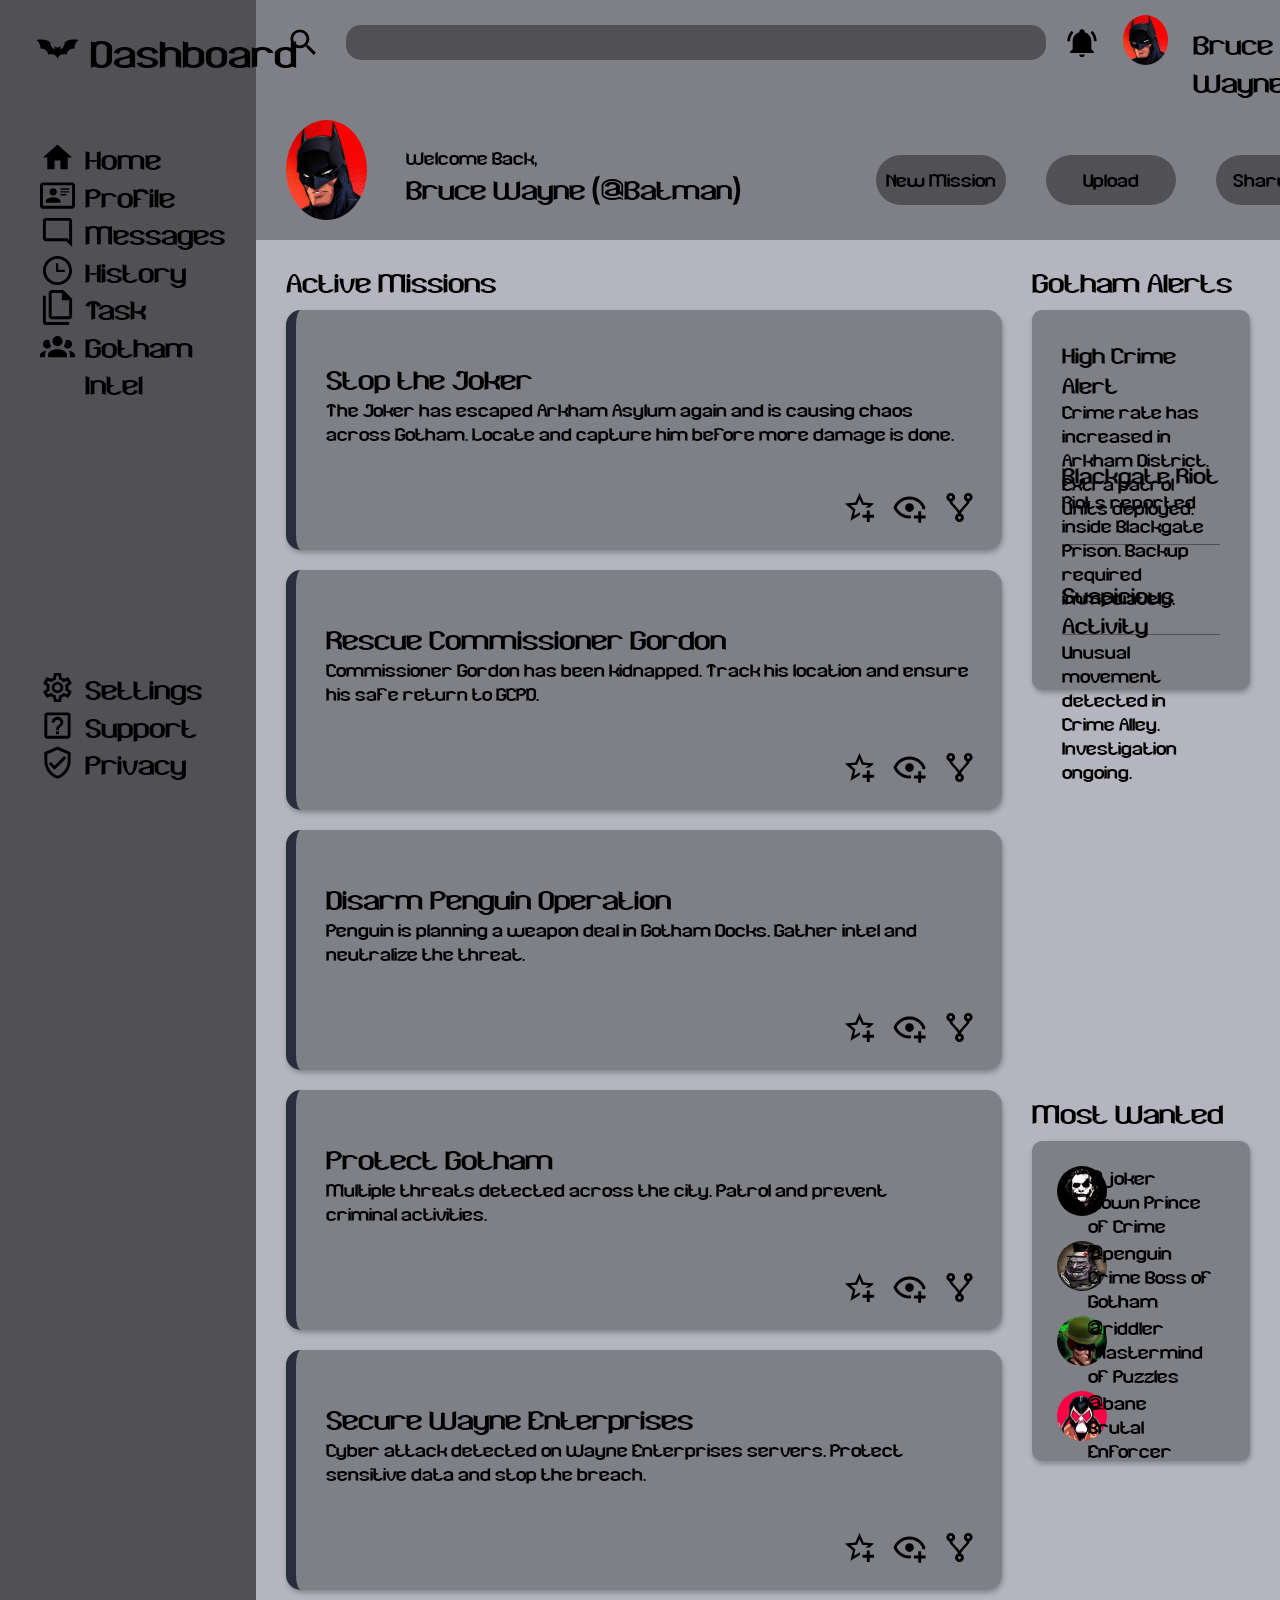
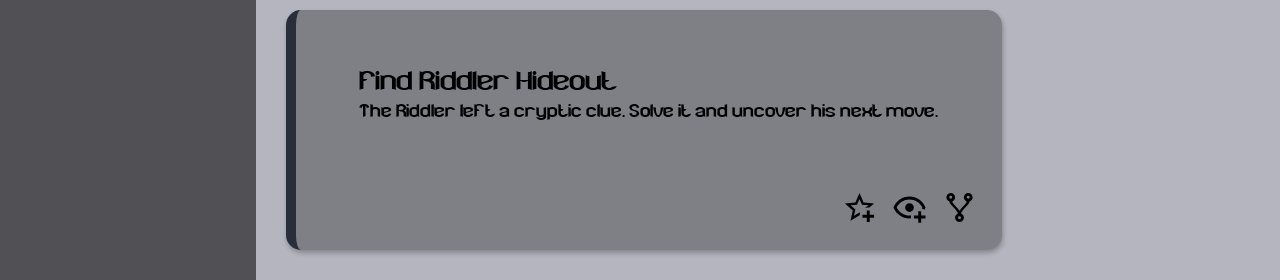
<file: index.html>
<!DOCTYPE html>
<html lang="en">
<head>
    <meta charset="UTF-8">
    <meta name="viewport" content="width=device-width, initial-scale=1.0">
    <title>Admin Dashboard</title>
    <link rel="stylesheet" href="style.css">
</head>
<body>
    <div class="container">
        <div class="header">
           
            <div class="search">
                <form action="#">
                    <label for="search"><img src="./Svg/magnify.svg" alt="magnify_glass">  </label>
                    <input type="text" id="search" name="search">
                </form></div>
            <div class="info"> 
                <div class="img1">
                    <img src="./Svg/bell-ring.svg" alt="bell">
                </div>
                <div class="img2">
                    <img src="./pic/batmanpic.jpeg" alt="batman">
                </div> Bruce Wayne</div>
            <div class="greetings">
                <div class="profile">
                    <img src="./pic/batmanpic.jpeg" alt="batman">
                </div>
                <div class="txt1">
                    Welcome Back,
                </div>
                <div class="txt2">
                    Bruce Wayne (@Batman)
                </div>
            </div>
            <div class="buttons">
                <button>New Mission </button>
                <button>Upload</button>
                <button>Share Intel</button>
            </div>
        </div>
        <div class="logo_container">
             <div class="logo"><img src="./Svg/bat.svg" alt="Bat"> Dashboard </div>
        </div>
        <div class="dashboard">
           
            <div class="nav1">
                <ul>
                    <li><img src="./Svg/home.svg" alt="Home_logo" > <a  href="#">Home</a></li>
                    <li><img src="./Svg/card-account-details-outline.svg" alt="profile_logo"><a href="#">Profile</a></li>
                    <li><img src="./Svg/message-reply-outline.svg" alt="Message_logo"><a href="#">Messages</a></li>
                    <li><img src="./Svg/clock-time-three-outline.svg" alt="Clock_logo"><a href="#">History</a></li>
                    <li><img src="./Svg/file-multiple-outline.svg" alt="File_logo"><a href="#">Task</a></li>
                    <li><img src="./Svg/account-group.svg" alt="group_People_logo"><a href="#">Gotham Intel</a></li>
                </ul>
            </div>

            <div class="nav2">
                <ul>
                    <li><img src="./Svg/cog-outline.svg" alt="Cog_logo"><a href="#">Settings</a></li>
                    <li><img src="./Svg/help-box-outline.svg" alt="help_logo"><a href="#">Support</a></li>
                    <li><img src="./Svg/shield-check-outline.svg" alt="Shield_logo"><a href="#">Privacy</a></li>  
                  </ul>
            </div>
        </div>
        <div class="main">
            <div class="project">
                <div class="project_header">Active Missions</div>
                    <div class="project_list">
                         <div class="project_card">
                            <div class="project_txt">
                                <div class="project_title">
                                    Stop the Joker
                                </div>
                                <p>
                                    The Joker has escaped Arkham Asylum again and is causing chaos across Gotham. Locate and capture him before more damage is done.
                                </p>
                            </div>
                     <div class="project_logo">
                        <a href="#"><img src="./Svg/star-plus-outline.svg" alt="Star_logo"></a>  
                        <a href="#"><img src="./Svg/eye-plus-outline.svg" alt="Eye_logo"></a>
                        <a href="#"><img src="./Svg/source-fork.svg" alt="Source-fork_logo"></a> 
                    </div>
                </div>
                <div class="project_card">
                        <div class="project_txt">
                            <div class="project_title">
                                Rescue Commissioner Gordon
                            </div>
                            <p>
                                Commissioner Gordon has been kidnapped. Track his location and ensure his safe return to GCPD.
                            </p>
                        </div>
                     <div class="project_logo">
                        <a href="#"><img src="./Svg/star-plus-outline.svg" alt="Star_logo"></a>  
                        <a href="#"><img src="./Svg/eye-plus-outline.svg" alt="Eye_logo"></a>
                        <a href="#"><img src="./Svg/source-fork.svg" alt="Source-fork_logo"></a> 
                    </div>
                </div>
                <div class="project_card">
                    <div class="project_txt">
                        <div class="project_title">
                            Disarm Penguin Operation
                        </div>
                        <p>
                            Penguin is planning a weapon deal in Gotham Docks. Gather intel and neutralize the threat.
                        </p>
                    </div>    
                    <div class="project_logo">
                        <a href="#"><img src="./Svg/star-plus-outline.svg" alt="Star_logo"></a>  
                        <a href="#"><img src="./Svg/eye-plus-outline.svg" alt="Eye_logo"></a>
                        <a href="#"><img src="./Svg/source-fork.svg" alt="Source-fork_logo"></a> 
                    </div>
                </div>
                <div class="project_card">
                    <div class="project_txt">
                            <div class="project_title">
                                Protect Gotham
                            </div>
                            <p>
                                Multiple threats detected across the city. Patrol and prevent criminal activities.
                            </p>
                    </div>
                     <div class="project_logo">
                        <a href="#"><img src="./Svg/star-plus-outline.svg" alt="Star_logo"></a>  
                        <a href="#"><img src="./Svg/eye-plus-outline.svg" alt="Eye_logo"></a>
                        <a href="#"><img src="./Svg/source-fork.svg" alt="Source-fork_logo"></a> 
                    </div>
                </div>
                <div class="project_card">
                    <div class="project_txt">
                            <div class="project_title">
                                Secure Wayne Enterprises
                            </div>
                            <p>
                                Cyber attack detected on Wayne Enterprises servers. Protect sensitive data and stop the breach.
                            </p>
                    </div>
                     <div class="project_logo">
                        <a href="#"><img src="./Svg/star-plus-outline.svg" alt="Star_logo"></a>  
                        <a href="#"><img src="./Svg/eye-plus-outline.svg" alt="Eye_logo"></a>
                        <a href="#"><img src="./Svg/source-fork.svg" alt="Source-fork_logo"></a> 
                    </div>
                </div>
                <div class="project_card">
                    <div class="project_txt">
                            <div class="project_title">
                                Find Riddler Hideout
                            </div>
                            <p>
                                The Riddler left a cryptic clue. Solve it and uncover his next move.
                            </p>
                    </div>
                     <div class="project_logo">
                        <a href="#"><img src="./Svg/star-plus-outline.svg" alt="Star_logo"></a>  
                        <a href="#"><img src="./Svg/eye-plus-outline.svg" alt="Eye_logo"></a>
                        <a href="#"><img src="./Svg/source-fork.svg" alt="Source-fork_logo"></a> 
                    </div>
                    </div>
                </div>
             </div>
            <div class="announcement">
                 <div class="announcement_header">Gotham Alerts</div> 
                 <div class="announcement_body"> 
                    <div class="announcement_part">
                        <p class="announcement_subhead">High Crime Alert</p>
                        <p class="announcement_text">Crime rate has increased in Arkham District. Extra patrol units deployed.</p>
                       <br>
                        <hr>
                    </div>
                    <div class="announcement_part">
                        <p class="announcement_subhead">Blackgate Riot</p>
                        <p class="announcement_text">Riots reported inside Blackgate Prison. Backup required immediately.</p>
                        <br>
                        <hr>
                    </div>
                    <div class="announcement_part">
                        <p class="announcement_subhead">Suspicious Activity</p>
                        <p class="announcement_text">Unusual movement detected in Crime Alley. Investigation ongoing.</p>
                    </div>
                </div>
            </div>
            <div class="trending">
                <div class="trending_header">Most Wanted</div>
                <div class="trending_body"> 
                    <div class="trending_part">
                        <img src="./pic/joker.png" alt="Joker">
                        <p>
                        @joker
                        <br>
                            Clown Prince of Crime
                        </p>
                    
                    </div>
                    <div class="trending_part">
                        <img src="./pic/penguin.jpg" alt="Penguin">
                        <p>
                            @penguin
                        <br>
                        
                            Crime Boss of Gotham
                        </p>
                    </div>
                    <div class="trending_part">
                        <img src="./pic/riddler.jpg" alt="riddle">
                        <p>
                            @riddler
                        <br>
                            Mastermind of Puzzles
                        </p>
                    </div>
                    <div class="trending_part">
                        <img src="./pic/bane.png" alt="Bane">
                        <p>
                            @bane
                        <br>
                            Brutal Enforcer
                        </p>
                    </div>
                </div>
            </div>
        </div>
    </div>
</body>
</html>
</file>
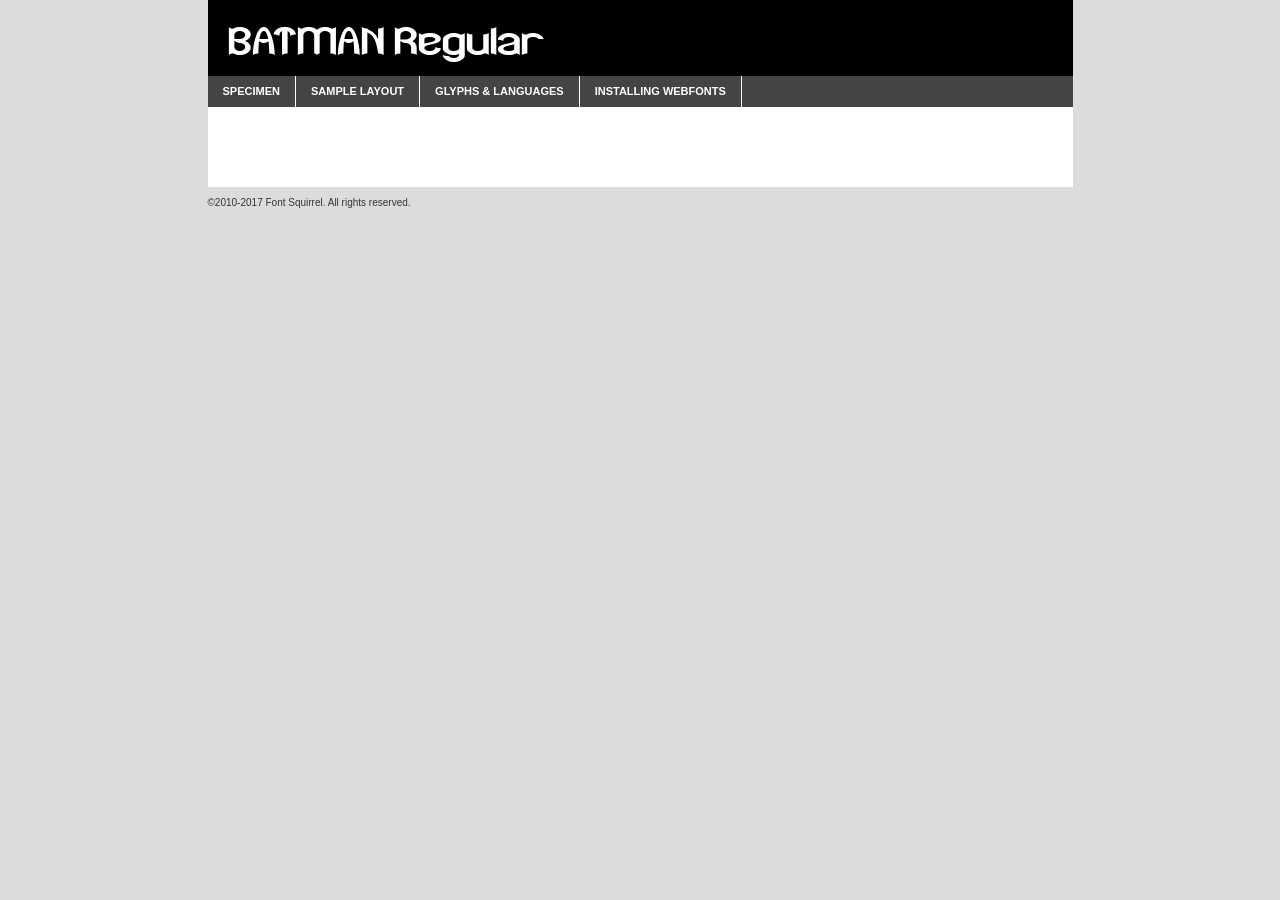
<file: fonts/batman-demo.html>
<!DOCTYPE html PUBLIC "-//W3C//DTD XHTML 1.0 Transitional//EN"
        "http://www.w3.org/TR/xhtml1/DTD/xhtml1-transitional.dtd">

<html xmlns="http://www.w3.org/1999/xhtml" xml:lang="en" lang="en">
<head>
    <meta http-equiv="Content-Type" content="text/html; charset=utf-8"/>
    <script src="http://ajax.googleapis.com/ajax/libs/jquery/1.7.2/jquery.min.js" type="text/javascript" charset="utf-8"></script>
    <script type="text/javascript">
		(function($) {
			$.fn.easyTabs = function(option) {
				var param = jQuery.extend({ fadeSpeed: 'fast', defaultContent: 1, activeClass: 'active' }, option);
				$(this).each(function() {
					var thisId = '#' + this.id;
					if ( param.defaultContent == '' )
					{
						param.defaultContent = 1;
					}
					if ( typeof param.defaultContent == 'number' )
					{
						var defaultTab = $(thisId + ' .tabs li:eq(' + (param.defaultContent - 1) + ') a').attr('href').substr(1);
					}
					else
					{
						var defaultTab = param.defaultContent;
					}
					$(thisId + ' .tabs li a').each(function() {
						var tabToHide = $(this).attr('href').substr(1);
						$('#' + tabToHide).addClass('easytabs-tab-content');
					});
					hideAll();
					changeContent(defaultTab);

					function hideAll() {$(thisId + ' .easytabs-tab-content').hide();}

					function changeContent(tabId)
					{
						hideAll();
						$(thisId + ' .tabs li').removeClass(param.activeClass);
						$(thisId + ' .tabs li a[href=#' + tabId + ']').closest('li').addClass(param.activeClass);
						if ( param.fadeSpeed != 'none' )
						{
							$(thisId + ' #' + tabId).fadeIn(param.fadeSpeed);
						}
						else
						{
							$(thisId + ' #' + tabId).show();
						}
					}

					$(thisId + ' .tabs li').click(function() {
						var tabId = $(this).find('a').attr('href').substr(1);
						changeContent(tabId);
						return false;
					});
				});
			}
		})(jQuery);
    </script>
    <link rel="stylesheet" href="specimen_files/specimen_stylesheet.css" type="text/css" charset="utf-8"/>
    <link rel="stylesheet" href="stylesheet.css" type="text/css" charset="utf-8"/>

    <style type="text/css">
        		body {
			font-family: 'batmanregular';
        		}

            </style>

    <title>BATMAN Regular Specimen</title>


    <script type="text/javascript" charset="utf-8">
		$(document).ready(function() {
			$('#container').easyTabs({ defaultContent: 1 });
		});
    </script>
</head>

<body>
<div id="container">
    <div id="header">
		BATMAN Regular    </div>
    <ul class="tabs">
        <li><a href="#specimen">Specimen</a></li>
        <li><a href="#layout">Sample Layout</a></li>
                <li><a href="#glyphs">Glyphs &amp; Languages</a></li>
        <li><a href="#installing">Installing Webfonts</a></li>

    </ul>

    <div id="main_content">


        <div id="specimen">

            <div class="section">
                <div class="grid12 firstcol">
                    <div class="huge">AaBb</div>
                </div>
            </div>

            <div class="section">
                <div class="glyph_range">A&#x200B;B&#x200b;C&#x200b;D&#x200b;E&#x200b;F&#x200b;G&#x200b;H&#x200b;I&#x200b;J&#x200b;K&#x200b;L&#x200b;M&#x200b;N&#x200b;O&#x200b;P&#x200b;Q&#x200b;R&#x200b;S&#x200b;T&#x200b;U&#x200b;V&#x200b;W&#x200b;X&#x200b;Y&#x200b;Z&#x200b;a&#x200b;b&#x200b;c&#x200b;d&#x200b;e&#x200b;f&#x200b;g&#x200b;h&#x200b;i&#x200b;j&#x200b;k&#x200b;l&#x200b;m&#x200b;n&#x200b;o&#x200b;p&#x200b;q&#x200b;r&#x200b;s&#x200b;t&#x200b;u&#x200b;v&#x200b;w&#x200b;x&#x200b;y&#x200b;z&#x200b;1&#x200b;2&#x200b;3&#x200b;4&#x200b;5&#x200b;6&#x200b;7&#x200b;8&#x200b;9&#x200b;0&#x200b;&amp;&#x200b;.&#x200b;,&#x200b;?&#x200b;!&#x200b;&#64;&#x200b;(&#x200b;)&#x200b;#&#x200b;$&#x200b;%&#x200b;*&#x200b;+&#x200b;-&#x200b;=&#x200b;:&#x200b;;</div>
            </div>
            <div class="section">
                <div class="grid12 firstcol">
                    <table class="sample_table">
                        <tr>
                            <td>10</td>
                            <td class="size10">abcdefghijklmnopqrstuvwxyzABCDEFGHIJKLMNOPQRSTUVWXYZ0123456789abcdefghijklmnopqrstuvwxyzABCDEFGHIJKLMNOPQRSTUVWXYZ0123456789abcdefghijklmnopqrstuvwxyzABCDEFGHIJKLMNOPQRSTUVWXYZ</td>
                        </tr>
                        <tr>
                            <td>11</td>
                            <td class="size11">abcdefghijklmnopqrstuvwxyzABCDEFGHIJKLMNOPQRSTUVWXYZ0123456789abcdefghijklmnopqrstuvwxyzABCDEFGHIJKLMNOPQRSTUVWXYZ0123456789abcdefghijklmnopqrstuvwxyzABCDEFGHIJKLMNOPQRSTUVWXYZ</td>
                        </tr>
                        <tr>
                            <td>12</td>
                            <td class="size12">abcdefghijklmnopqrstuvwxyzABCDEFGHIJKLMNOPQRSTUVWXYZ0123456789abcdefghijklmnopqrstuvwxyzABCDEFGHIJKLMNOPQRSTUVWXYZ0123456789abcdefghijklmnopqrstuvwxyzABCDEFGHIJKLMNOPQRSTUVWXYZ</td>
                        </tr>
                        <tr>
                            <td>13</td>
                            <td class="size13">abcdefghijklmnopqrstuvwxyzABCDEFGHIJKLMNOPQRSTUVWXYZ0123456789abcdefghijklmnopqrstuvwxyzABCDEFGHIJKLMNOPQRSTUVWXYZ0123456789abcdefghijklmnopqrstuvwxyzABCDEFGHIJKLMNOPQRSTUVWXYZ</td>
                        </tr>
                        <tr>
                            <td>14</td>
                            <td class="size14">abcdefghijklmnopqrstuvwxyzABCDEFGHIJKLMNOPQRSTUVWXYZ0123456789abcdefghijklmnopqrstuvwxyzABCDEFGHIJKLMNOPQRSTUVWXYZ0123456789abcdefghijklmnopqrstuvwxyzABCDEFGHIJKLMNOPQRSTUVWXYZ</td>
                        </tr>
                        <tr>
                            <td>16</td>
                            <td class="size16">abcdefghijklmnopqrstuvwxyzABCDEFGHIJKLMNOPQRSTUVWXYZ0123456789abcdefghijklmnopqrstuvwxyzABCDEFGHIJKLMNOPQRSTUVWXYZ</td>
                        </tr>
                        <tr>
                            <td>18</td>
                            <td class="size18">abcdefghijklmnopqrstuvwxyzABCDEFGHIJKLMNOPQRSTUVWXYZ0123456789abcdefghijklmnopqrstuvwxyzABCDEFGHIJKLMNOPQRSTUVWXYZ</td>
                        </tr>
                        <tr>
                            <td>20</td>
                            <td class="size20">abcdefghijklmnopqrstuvwxyzABCDEFGHIJKLMNOPQRSTUVWXYZ0123456789abcdefghijklmnopqrstuvwxyzABCDEFGHIJKLMNOPQRSTUVWXYZ</td>
                        </tr>
                        <tr>
                            <td>24</td>
                            <td class="size24">abcdefghijklmnopqrstuvwxyzABCDEFGHIJKLMNOPQRSTUVWXYZ0123456789abcdefghijklmnopqrstuvwxyzABCDEFGHIJKLMNOPQRSTUVWXYZ</td>
                        </tr>
                        <tr>
                            <td>30</td>
                            <td class="size30">abcdefghijklmnopqrstuvwxyzABCDEFGHIJKLMNOPQRSTUVWXYZ0123456789abcdefghijklmnopqrstuvwxyzABCDEFGHIJKLMNOPQRSTUVWXYZ</td>
                        </tr>
                        <tr>
                            <td>36</td>
                            <td class="size36">abcdefghijklmnopqrstuvwxyzABCDEFGHIJKLMNOPQRSTUVWXYZ0123456789abcdefghijklmnopqrstuvwxyzABCDEFGHIJKLMNOPQRSTUVWXYZ</td>
                        </tr>
                        <tr>
                            <td>48</td>
                            <td class="size48">abcdefghijklmnopqrstuvwxyzABCDEFGHIJKLMNOPQRSTUVWXYZ0123456789abcdefghijklmnopqrstuvwxyzABCDEFGHIJKLMNOPQRSTUVWXYZ</td>
                        </tr>
                        <tr>
                            <td>60</td>
                            <td class="size60">abcdefghijklmnopqrstuvwxyzABCDEFGHIJKLMNOPQRSTUVWXYZ0123456789abcdefghijklmnopqrstuvwxyzABCDEFGHIJKLMNOPQRSTUVWXYZ</td>
                        </tr>
                        <tr>
                            <td>72</td>
                            <td class="size72">abcdefghijklmnopqrstuvwxyzABCDEFGHIJKLMNOPQRSTUVWXYZ0123456789abcdefghijklmnopqrstuvwxyzABCDEFGHIJKLMNOPQRSTUVWXYZ</td>
                        </tr>
                        <tr>
                            <td>90</td>
                            <td class="size90">abcdefghijklmnopqrstuvwxyzABCDEFGHIJKLMNOPQRSTUVWXYZ0123456789abcdefghijklmnopqrstuvwxyzABCDEFGHIJKLMNOPQRSTUVWXYZ</td>
                        </tr>
                    </table>

                </div>

            </div>


            <div class="section" id="bodycomparison">


                <div id="xheight">
                    <div class="fontbody">&#x25FC;&#x25FC;&#x25FC;&#x25FC;&#x25FC;&#x25FC;&#x25FC;&#x25FC;&#x25FC;&#x25FC;&#x25FC;&#x25FC;&#x25FC;&#x25FC;&#x25FC;&#x25FC;&#x25FC;&#x25FC;&#x25FC;&#x25FC;&#x25FC;&#x25FC;&#x25FC;&#x25FC;&#x25FC;&#x25FC;&#x25FC;&#x25FC;&#x25FC;&#x25FC;&#x25FC;&#x25FC;&#x25FC;&#x25FC;&#x25FC;&#x25FC;&#x25FC;&#x25FC;&#x25FC;&#x25FC;&#x25FC;&#x25FC;&#x25FC;&#x25FC;&#x25FC;&#x25FC;&#x25FC;&#x25FC;&#x25FC;&#x25FC;&#x25FC;&#x25FC;&#x25FC;&#x25FC;&#x25FC;&#x25FC;&#x25FC;&#x25FC;&#x25FC;&#x25FC;&#x25FC;&#x25FC;&#x25FC;&#x25FC;&#x25FC;&#x25FC;&#x25FC;&#x25FC;&#x25FC;&#x25FC;&#x25FC;&#x25FC;&#x25FC;&#x25FC;&#x25FC;&#x25FC;&#x25FC;&#x25FC;&#x25FC;&#x25FC;&#x25FC;&#x25FC;&#x25FC;&#x25FC;&#x25FC;&#x25FC;&#x25FC;&#x25FC;&#x25FC;&#x25FC;&#x25FC;&#x25FC;&#x25FC;&#x25FC;&#x25FC;&#x25FC;&#x25FC;&#x25FC;&#x25FC;body</div>
                    <div class="arialbody">body</div>
                    <div class="verdanabody">body</div>
                    <div class="georgiabody">body</div>
                </div>
                <div class="fontbody" style="z-index:1">
                    body<span>BATMAN Regular</span>
                </div>
                <div class="arialbody" style="z-index:1">
                    body<span>Arial</span>
                </div>
                <div class="verdanabody" style="z-index:1">
                    body<span>Verdana</span>
                </div>
                <div class="georgiabody" style="z-index:1">
                    body<span>Georgia</span>
                </div>


            </div>


            <div class="section psample psample_row1" id="">

                <div class="grid2 firstcol">
                    <p class="size10"><span>10.</span>Aenean lacinia bibendum nulla sed consectetur. Fusce dapibus, tellus ac cursus commodo, tortor mauris condimentum nibh, ut fermentum massa justo sit amet risus. Nullam id dolor id nibh ultricies vehicula ut id elit. Cum sociis natoque penatibus et magnis dis parturient montes, nascetur ridiculus mus. Nulla vitae elit libero, a pharetra augue.</p>

                </div>
                <div class="grid3">
                    <p class="size11"><span>11.</span>Aenean lacinia bibendum nulla sed consectetur. Fusce dapibus, tellus ac cursus commodo, tortor mauris condimentum nibh, ut fermentum massa justo sit amet risus. Nullam id dolor id nibh ultricies vehicula ut id elit. Cum sociis natoque penatibus et magnis dis parturient montes, nascetur ridiculus mus. Nulla vitae elit libero, a pharetra augue.</p>

                </div>
                <div class="grid3">
                    <p class="size12"><span>12.</span>Aenean lacinia bibendum nulla sed consectetur. Fusce dapibus, tellus ac cursus commodo, tortor mauris condimentum nibh, ut fermentum massa justo sit amet risus. Nullam id dolor id nibh ultricies vehicula ut id elit. Cum sociis natoque penatibus et magnis dis parturient montes, nascetur ridiculus mus. Nulla vitae elit libero, a pharetra augue.</p>

                </div>
                <div class="grid4">
                    <p class="size13"><span>13.</span>Aenean lacinia bibendum nulla sed consectetur. Fusce dapibus, tellus ac cursus commodo, tortor mauris condimentum nibh, ut fermentum massa justo sit amet risus. Nullam id dolor id nibh ultricies vehicula ut id elit. Cum sociis natoque penatibus et magnis dis parturient montes, nascetur ridiculus mus. Nulla vitae elit libero, a pharetra augue.</p>

                </div>
                <div class="white_blend"></div>

            </div>
            <div class="section psample psample_row2" id="">
                <div class="grid3 firstcol">
                    <p class="size14"><span>14.</span>Aenean lacinia bibendum nulla sed consectetur. Fusce dapibus, tellus ac cursus commodo, tortor mauris condimentum nibh, ut fermentum massa justo sit amet risus. Nullam id dolor id nibh ultricies vehicula ut id elit. Cum sociis natoque penatibus et magnis dis parturient montes, nascetur ridiculus mus. Nulla vitae elit libero, a pharetra augue.</p>

                </div>
                <div class="grid4">
                    <p class="size16"><span>16.</span>Aenean lacinia bibendum nulla sed consectetur. Fusce dapibus, tellus ac cursus commodo, tortor mauris condimentum nibh, ut fermentum massa justo sit amet risus. Nullam id dolor id nibh ultricies vehicula ut id elit. Cum sociis natoque penatibus et magnis dis parturient montes, nascetur ridiculus mus. Nulla vitae elit libero, a pharetra augue.</p>

                </div>
                <div class="grid5">
                    <p class="size18"><span>18.</span>Aenean lacinia bibendum nulla sed consectetur. Fusce dapibus, tellus ac cursus commodo, tortor mauris condimentum nibh, ut fermentum massa justo sit amet risus. Nullam id dolor id nibh ultricies vehicula ut id elit. Cum sociis natoque penatibus et magnis dis parturient montes, nascetur ridiculus mus. Nulla vitae elit libero, a pharetra augue.</p>

                </div>

                <div class="white_blend"></div>

            </div>

            <div class="section psample psample_row3" id="">
                <div class="grid5 firstcol">
                    <p class="size20"><span>20.</span>Aenean lacinia bibendum nulla sed consectetur. Fusce dapibus, tellus ac cursus commodo, tortor mauris condimentum nibh, ut fermentum massa justo sit amet risus. Nullam id dolor id nibh ultricies vehicula ut id elit. Cum sociis natoque penatibus et magnis dis parturient montes, nascetur ridiculus mus. Nulla vitae elit libero, a pharetra augue.</p>
                </div>
                <div class="grid7">
                    <p class="size24"><span>24.</span>Aenean lacinia bibendum nulla sed consectetur. Fusce dapibus, tellus ac cursus commodo, tortor mauris condimentum nibh, ut fermentum massa justo sit amet risus. Nullam id dolor id nibh ultricies vehicula ut id elit. Cum sociis natoque penatibus et magnis dis parturient montes, nascetur ridiculus mus. Nulla vitae elit libero, a pharetra augue.</p>
                </div>

                <div class="white_blend"></div>

            </div>

            <div class="section psample psample_row4" id="">
                <div class="grid12 firstcol">
                    <p class="size30"><span>30.</span>Aenean lacinia bibendum nulla sed consectetur. Fusce dapibus, tellus ac cursus commodo, tortor mauris condimentum nibh, ut fermentum massa justo sit amet risus. Nullam id dolor id nibh ultricies vehicula ut id elit. Cum sociis natoque penatibus et magnis dis parturient montes, nascetur ridiculus mus. Nulla vitae elit libero, a pharetra augue.</p>
                </div>
                <div class="white_blend"></div>

            </div>


            <div class="section psample psample_row1 fullreverse">
                <div class="grid2 firstcol">
                    <p class="size10"><span>10.</span>Aenean lacinia bibendum nulla sed consectetur. Fusce dapibus, tellus ac cursus commodo, tortor mauris condimentum nibh, ut fermentum massa justo sit amet risus. Nullam id dolor id nibh ultricies vehicula ut id elit. Cum sociis natoque penatibus et magnis dis parturient montes, nascetur ridiculus mus. Nulla vitae elit libero, a pharetra augue.</p>

                </div>
                <div class="grid3">
                    <p class="size11"><span>11.</span>Aenean lacinia bibendum nulla sed consectetur. Fusce dapibus, tellus ac cursus commodo, tortor mauris condimentum nibh, ut fermentum massa justo sit amet risus. Nullam id dolor id nibh ultricies vehicula ut id elit. Cum sociis natoque penatibus et magnis dis parturient montes, nascetur ridiculus mus. Nulla vitae elit libero, a pharetra augue.</p>

                </div>
                <div class="grid3">
                    <p class="size12"><span>12.</span>Aenean lacinia bibendum nulla sed consectetur. Fusce dapibus, tellus ac cursus commodo, tortor mauris condimentum nibh, ut fermentum massa justo sit amet risus. Nullam id dolor id nibh ultricies vehicula ut id elit. Cum sociis natoque penatibus et magnis dis parturient montes, nascetur ridiculus mus. Nulla vitae elit libero, a pharetra augue.</p>

                </div>
                <div class="grid4">
                    <p class="size13"><span>13.</span>Aenean lacinia bibendum nulla sed consectetur. Fusce dapibus, tellus ac cursus commodo, tortor mauris condimentum nibh, ut fermentum massa justo sit amet risus. Nullam id dolor id nibh ultricies vehicula ut id elit. Cum sociis natoque penatibus et magnis dis parturient montes, nascetur ridiculus mus. Nulla vitae elit libero, a pharetra augue.</p>

                </div>
                <div class="black_blend"></div>

            </div>

            <div class="section psample psample_row2 fullreverse">
                <div class="grid3 firstcol">
                    <p class="size14"><span>14.</span>Aenean lacinia bibendum nulla sed consectetur. Fusce dapibus, tellus ac cursus commodo, tortor mauris condimentum nibh, ut fermentum massa justo sit amet risus. Nullam id dolor id nibh ultricies vehicula ut id elit. Cum sociis natoque penatibus et magnis dis parturient montes, nascetur ridiculus mus. Nulla vitae elit libero, a pharetra augue.</p>

                </div>
                <div class="grid4">
                    <p class="size16"><span>16.</span>Aenean lacinia bibendum nulla sed consectetur. Fusce dapibus, tellus ac cursus commodo, tortor mauris condimentum nibh, ut fermentum massa justo sit amet risus. Nullam id dolor id nibh ultricies vehicula ut id elit. Cum sociis natoque penatibus et magnis dis parturient montes, nascetur ridiculus mus. Nulla vitae elit libero, a pharetra augue.</p>

                </div>
                <div class="grid5">
                    <p class="size18"><span>18.</span>Aenean lacinia bibendum nulla sed consectetur. Fusce dapibus, tellus ac cursus commodo, tortor mauris condimentum nibh, ut fermentum massa justo sit amet risus. Nullam id dolor id nibh ultricies vehicula ut id elit. Cum sociis natoque penatibus et magnis dis parturient montes, nascetur ridiculus mus. Nulla vitae elit libero, a pharetra augue.</p>

                </div>
                <div class="black_blend"></div>

            </div>

            <div class="section psample fullreverse psample_row3" id="">
                <div class="grid5 firstcol">
                    <p class="size20"><span>20.</span>Aenean lacinia bibendum nulla sed consectetur. Fusce dapibus, tellus ac cursus commodo, tortor mauris condimentum nibh, ut fermentum massa justo sit amet risus. Nullam id dolor id nibh ultricies vehicula ut id elit. Cum sociis natoque penatibus et magnis dis parturient montes, nascetur ridiculus mus. Nulla vitae elit libero, a pharetra augue.</p>
                </div>
                <div class="grid7">
                    <p class="size24"><span>24.</span>Aenean lacinia bibendum nulla sed consectetur. Fusce dapibus, tellus ac cursus commodo, tortor mauris condimentum nibh, ut fermentum massa justo sit amet risus. Nullam id dolor id nibh ultricies vehicula ut id elit. Cum sociis natoque penatibus et magnis dis parturient montes, nascetur ridiculus mus. Nulla vitae elit libero, a pharetra augue.</p>
                </div>

                <div class="black_blend"></div>

            </div>

            <div class="section psample fullreverse psample_row4" id="" style="border-bottom: 20px #000 solid;">
                <div class="grid12 firstcol">
                    <p class="size30"><span>30.</span>Aenean lacinia bibendum nulla sed consectetur. Fusce dapibus, tellus ac cursus commodo, tortor mauris condimentum nibh, ut fermentum massa justo sit amet risus. Nullam id dolor id nibh ultricies vehicula ut id elit. Cum sociis natoque penatibus et magnis dis parturient montes, nascetur ridiculus mus. Nulla vitae elit libero, a pharetra augue.</p>
                </div>
                <div class="black_blend"></div>

            </div>


        </div>

        <div id="layout">

            <div class="section">

                <div class="grid12 firstcol">
                    <h1>Lorem Ipsum Dolor</h1>
                    <h2>Etiam porta sem malesuada magna mollis euismod</h2>

                    <p class="byline">By <a href="#link">Aenean Lacinia</a></p>
                </div>
            </div>
            <div class="section">
                <div class="grid8 firstcol">
                    <p class="large">Donec sed odio dui. Morbi leo risus, porta ac consectetur ac, vestibulum at eros. Fusce dapibus, tellus ac cursus commodo, tortor mauris condimentum nibh, ut fermentum massa justo sit amet risus. </p>


                    <h3>Pellentesque ornare sem</h3>

                    <p>Maecenas sed diam eget risus varius blandit sit amet non magna. Maecenas faucibus mollis interdum. Donec ullamcorper nulla non metus auctor fringilla. Nullam id dolor id nibh ultricies vehicula ut id elit. Nullam id dolor id nibh ultricies vehicula ut id elit. </p>

                    <p>Aenean eu leo quam. Pellentesque ornare sem lacinia quam venenatis vestibulum. Lorem ipsum dolor sit amet, consectetur adipiscing elit. Cum sociis natoque penatibus et magnis dis parturient montes, nascetur ridiculus mus. </p>

                    <p>Nulla vitae elit libero, a pharetra augue. Praesent commodo cursus magna, vel scelerisque nisl consectetur et. Aenean lacinia bibendum nulla sed consectetur. </p>

                    <p>Nullam quis risus eget urna mollis ornare vel eu leo. Nullam quis risus eget urna mollis ornare vel eu leo. Maecenas sed diam eget risus varius blandit sit amet non magna. Donec ullamcorper nulla non metus auctor fringilla. </p>

                    <h3>Cras mattis consectetur</h3>

                    <p>Aenean eu leo quam. Pellentesque ornare sem lacinia quam venenatis vestibulum. Aenean lacinia bibendum nulla sed consectetur. Integer posuere erat a ante venenatis dapibus posuere velit aliquet. Cras mattis consectetur purus sit amet fermentum. </p>

                    <p>Nullam id dolor id nibh ultricies vehicula ut id elit. Nullam quis risus eget urna mollis ornare vel eu leo. Cras mattis consectetur purus sit amet fermentum.</p>
                </div>

                <div class="grid4 sidebar">

                    <div class="box reverse">
                        <p class="last">Nullam quis risus eget urna mollis ornare vel eu leo. Donec ullamcorper nulla non metus auctor fringilla. Cras mattis consectetur purus sit amet fermentum. Sed posuere consectetur est at lobortis. Lorem ipsum dolor sit amet, consectetur adipiscing elit. </p>
                    </div>

                    <p class="caption">Maecenas sed diam eget risus varius.</p>

                    <p>Vestibulum id ligula porta felis euismod semper. Integer posuere erat a ante venenatis dapibus posuere velit aliquet. Vestibulum id ligula porta felis euismod semper. Sed posuere consectetur est at lobortis. Maecenas sed diam eget risus varius blandit sit amet non magna. Fusce dapibus, tellus ac cursus commodo, tortor mauris condimentum nibh, ut fermentum massa justo sit amet risus. </p>


                    <p>Duis mollis, est non commodo luctus, nisi erat porttitor ligula, eget lacinia odio sem nec elit. Aenean lacinia bibendum nulla sed consectetur. Vivamus sagittis lacus vel augue laoreet rutrum faucibus dolor auctor. Aenean lacinia bibendum nulla sed consectetur. Nullam quis risus eget urna mollis ornare vel eu leo. </p>

                    <p>Praesent commodo cursus magna, vel scelerisque nisl consectetur et. Donec ullamcorper nulla non metus auctor fringilla. Maecenas faucibus mollis interdum. Fusce dapibus, tellus ac cursus commodo, tortor mauris condimentum nibh, ut fermentum massa justo sit amet risus. </p>

                </div>
            </div>

        </div>


		

        <div id="glyphs">
            <div class="section">
                <div class="grid12 firstcol">

                    <h1>Language Support</h1>
                    <p>The subset of BATMAN Regular in this kit supports the following languages:<br/>

						Albanian, Basque, Breton, Chamorro, Danish, Dutch, English, Faroese, Finnish, French, Frisian, Galician, German, Icelandic, Italian, Malagasy, Norwegian, Portuguese, Spanish, Alsatian, Aragonese, Arapaho, Arrernte, Asturian, Aymara, Bislama, Cebuano, Corsican, Fijian, French_creole, Genoese, Gilbertese, Greenlandic, Haitian_creole, Hiligaynon, Hmong, Hopi, Ibanag, Iloko_ilokano, Indonesian, Interglossa_glosa, Interlingua, Irish_gaelic, Jerriais, Lojban, Lombard, Luxembourgeois, Manx, Mohawk, Norfolk_pitcairnese, Occitan, Oromo, Pangasinan, Papiamento, Piedmontese, Potawatomi, Rhaeto-romance, Romansh, Rotokas, Sami_lule, Samoan, Sardinian, Scots_gaelic, Seychelles_creole, Shona, Sicilian, Somali, Southern_ndebele, Swahili, Swati_swazi, Tagalog_filipino_pilipino, Tetum, Tok_pisin, Uyghur_latinized, Volapuk, Walloon, Warlpiri, Xhosa, Yapese, Zulu, Latinbasic, Ubasic, Demo                    </p>
                    <h1>Glyph Chart</h1>
                    <p>The subset of BATMAN Regular in this kit includes all the glyphs listed below. Unicode entities are included above each glyph to help you insert individual characters into your layout.</p>
                    <div id="glyph_chart">

						                            							                                <div><p>&amp;#13;</p>&#13;</div>
																				                                <div><p>&amp;#32;</p>&#32;</div>
																				                                <div><p>&amp;#33;</p>&#33;</div>
																				                                <div><p>&amp;#34;</p>&#34;</div>
																				                                <div><p>&amp;#35;</p>&#35;</div>
																				                                <div><p>&amp;#36;</p>&#36;</div>
																				                                <div><p>&amp;#37;</p>&#37;</div>
																				                                <div><p>&amp;#38;</p>&#38;</div>
																				                                <div><p>&amp;#39;</p>&#39;</div>
																				                                <div><p>&amp;#40;</p>&#40;</div>
																				                                <div><p>&amp;#41;</p>&#41;</div>
																				                                <div><p>&amp;#42;</p>&#42;</div>
																				                                <div><p>&amp;#43;</p>&#43;</div>
																				                                <div><p>&amp;#44;</p>&#44;</div>
																				                                <div><p>&amp;#45;</p>&#45;</div>
																				                                <div><p>&amp;#46;</p>&#46;</div>
																				                                <div><p>&amp;#47;</p>&#47;</div>
																				                                <div><p>&amp;#48;</p>&#48;</div>
																				                                <div><p>&amp;#49;</p>&#49;</div>
																				                                <div><p>&amp;#50;</p>&#50;</div>
																				                                <div><p>&amp;#51;</p>&#51;</div>
																				                                <div><p>&amp;#52;</p>&#52;</div>
																				                                <div><p>&amp;#53;</p>&#53;</div>
																				                                <div><p>&amp;#54;</p>&#54;</div>
																				                                <div><p>&amp;#55;</p>&#55;</div>
																				                                <div><p>&amp;#56;</p>&#56;</div>
																				                                <div><p>&amp;#57;</p>&#57;</div>
																				                                <div><p>&amp;#58;</p>&#58;</div>
																				                                <div><p>&amp;#59;</p>&#59;</div>
																				                                <div><p>&amp;#60;</p>&#60;</div>
																				                                <div><p>&amp;#61;</p>&#61;</div>
																				                                <div><p>&amp;#62;</p>&#62;</div>
																				                                <div><p>&amp;#63;</p>&#63;</div>
																				                                <div><p>&amp;#64;</p>&#64;</div>
																				                                <div><p>&amp;#65;</p>&#65;</div>
																				                                <div><p>&amp;#66;</p>&#66;</div>
																				                                <div><p>&amp;#67;</p>&#67;</div>
																				                                <div><p>&amp;#68;</p>&#68;</div>
																				                                <div><p>&amp;#69;</p>&#69;</div>
																				                                <div><p>&amp;#70;</p>&#70;</div>
																				                                <div><p>&amp;#71;</p>&#71;</div>
																				                                <div><p>&amp;#72;</p>&#72;</div>
																				                                <div><p>&amp;#73;</p>&#73;</div>
																				                                <div><p>&amp;#74;</p>&#74;</div>
																				                                <div><p>&amp;#75;</p>&#75;</div>
																				                                <div><p>&amp;#76;</p>&#76;</div>
																				                                <div><p>&amp;#77;</p>&#77;</div>
																				                                <div><p>&amp;#78;</p>&#78;</div>
																				                                <div><p>&amp;#79;</p>&#79;</div>
																				                                <div><p>&amp;#80;</p>&#80;</div>
																				                                <div><p>&amp;#81;</p>&#81;</div>
																				                                <div><p>&amp;#82;</p>&#82;</div>
																				                                <div><p>&amp;#83;</p>&#83;</div>
																				                                <div><p>&amp;#84;</p>&#84;</div>
																				                                <div><p>&amp;#85;</p>&#85;</div>
																				                                <div><p>&amp;#86;</p>&#86;</div>
																				                                <div><p>&amp;#87;</p>&#87;</div>
																				                                <div><p>&amp;#88;</p>&#88;</div>
																				                                <div><p>&amp;#89;</p>&#89;</div>
																				                                <div><p>&amp;#90;</p>&#90;</div>
																				                                <div><p>&amp;#91;</p>&#91;</div>
																				                                <div><p>&amp;#92;</p>&#92;</div>
																				                                <div><p>&amp;#93;</p>&#93;</div>
																				                                <div><p>&amp;#94;</p>&#94;</div>
																				                                <div><p>&amp;#95;</p>&#95;</div>
																				                                <div><p>&amp;#96;</p>&#96;</div>
																				                                <div><p>&amp;#97;</p>&#97;</div>
																				                                <div><p>&amp;#98;</p>&#98;</div>
																				                                <div><p>&amp;#99;</p>&#99;</div>
																				                                <div><p>&amp;#100;</p>&#100;</div>
																				                                <div><p>&amp;#101;</p>&#101;</div>
																				                                <div><p>&amp;#102;</p>&#102;</div>
																				                                <div><p>&amp;#103;</p>&#103;</div>
																				                                <div><p>&amp;#104;</p>&#104;</div>
																				                                <div><p>&amp;#105;</p>&#105;</div>
																				                                <div><p>&amp;#106;</p>&#106;</div>
																				                                <div><p>&amp;#107;</p>&#107;</div>
																				                                <div><p>&amp;#108;</p>&#108;</div>
																				                                <div><p>&amp;#109;</p>&#109;</div>
																				                                <div><p>&amp;#110;</p>&#110;</div>
																				                                <div><p>&amp;#111;</p>&#111;</div>
																				                                <div><p>&amp;#112;</p>&#112;</div>
																				                                <div><p>&amp;#113;</p>&#113;</div>
																				                                <div><p>&amp;#114;</p>&#114;</div>
																				                                <div><p>&amp;#115;</p>&#115;</div>
																				                                <div><p>&amp;#116;</p>&#116;</div>
																				                                <div><p>&amp;#117;</p>&#117;</div>
																				                                <div><p>&amp;#118;</p>&#118;</div>
																				                                <div><p>&amp;#119;</p>&#119;</div>
																				                                <div><p>&amp;#120;</p>&#120;</div>
																				                                <div><p>&amp;#121;</p>&#121;</div>
																				                                <div><p>&amp;#122;</p>&#122;</div>
																				                                <div><p>&amp;#123;</p>&#123;</div>
																				                                <div><p>&amp;#124;</p>&#124;</div>
																				                                <div><p>&amp;#125;</p>&#125;</div>
																				                                <div><p>&amp;#126;</p>&#126;</div>
																				                                <div><p>&amp;#160;</p>&#160;</div>
																				                                <div><p>&amp;#161;</p>&#161;</div>
																				                                <div><p>&amp;#162;</p>&#162;</div>
																				                                <div><p>&amp;#163;</p>&#163;</div>
																				                                <div><p>&amp;#164;</p>&#164;</div>
																				                                <div><p>&amp;#165;</p>&#165;</div>
																				                                <div><p>&amp;#166;</p>&#166;</div>
																				                                <div><p>&amp;#167;</p>&#167;</div>
																				                                <div><p>&amp;#168;</p>&#168;</div>
																				                                <div><p>&amp;#169;</p>&#169;</div>
																				                                <div><p>&amp;#170;</p>&#170;</div>
																				                                <div><p>&amp;#171;</p>&#171;</div>
																				                                <div><p>&amp;#172;</p>&#172;</div>
																				                                <div><p>&amp;#173;</p>&#173;</div>
																				                                <div><p>&amp;#174;</p>&#174;</div>
																				                                <div><p>&amp;#175;</p>&#175;</div>
																				                                <div><p>&amp;#176;</p>&#176;</div>
																				                                <div><p>&amp;#177;</p>&#177;</div>
																				                                <div><p>&amp;#178;</p>&#178;</div>
																				                                <div><p>&amp;#179;</p>&#179;</div>
																				                                <div><p>&amp;#180;</p>&#180;</div>
																				                                <div><p>&amp;#181;</p>&#181;</div>
																				                                <div><p>&amp;#182;</p>&#182;</div>
																				                                <div><p>&amp;#183;</p>&#183;</div>
																				                                <div><p>&amp;#184;</p>&#184;</div>
																				                                <div><p>&amp;#185;</p>&#185;</div>
																				                                <div><p>&amp;#186;</p>&#186;</div>
																				                                <div><p>&amp;#187;</p>&#187;</div>
																				                                <div><p>&amp;#188;</p>&#188;</div>
																				                                <div><p>&amp;#189;</p>&#189;</div>
																				                                <div><p>&amp;#190;</p>&#190;</div>
																				                                <div><p>&amp;#191;</p>&#191;</div>
																				                                <div><p>&amp;#192;</p>&#192;</div>
																				                                <div><p>&amp;#193;</p>&#193;</div>
																				                                <div><p>&amp;#194;</p>&#194;</div>
																				                                <div><p>&amp;#195;</p>&#195;</div>
																				                                <div><p>&amp;#196;</p>&#196;</div>
																				                                <div><p>&amp;#197;</p>&#197;</div>
																				                                <div><p>&amp;#198;</p>&#198;</div>
																				                                <div><p>&amp;#199;</p>&#199;</div>
																				                                <div><p>&amp;#200;</p>&#200;</div>
																				                                <div><p>&amp;#201;</p>&#201;</div>
																				                                <div><p>&amp;#202;</p>&#202;</div>
																				                                <div><p>&amp;#203;</p>&#203;</div>
																				                                <div><p>&amp;#204;</p>&#204;</div>
																				                                <div><p>&amp;#205;</p>&#205;</div>
																				                                <div><p>&amp;#206;</p>&#206;</div>
																				                                <div><p>&amp;#207;</p>&#207;</div>
																				                                <div><p>&amp;#208;</p>&#208;</div>
																				                                <div><p>&amp;#209;</p>&#209;</div>
																				                                <div><p>&amp;#210;</p>&#210;</div>
																				                                <div><p>&amp;#211;</p>&#211;</div>
																				                                <div><p>&amp;#212;</p>&#212;</div>
																				                                <div><p>&amp;#213;</p>&#213;</div>
																				                                <div><p>&amp;#214;</p>&#214;</div>
																				                                <div><p>&amp;#215;</p>&#215;</div>
																				                                <div><p>&amp;#216;</p>&#216;</div>
																				                                <div><p>&amp;#217;</p>&#217;</div>
																				                                <div><p>&amp;#218;</p>&#218;</div>
																				                                <div><p>&amp;#219;</p>&#219;</div>
																				                                <div><p>&amp;#220;</p>&#220;</div>
																				                                <div><p>&amp;#221;</p>&#221;</div>
																				                                <div><p>&amp;#222;</p>&#222;</div>
																				                                <div><p>&amp;#223;</p>&#223;</div>
																				                                <div><p>&amp;#224;</p>&#224;</div>
																				                                <div><p>&amp;#225;</p>&#225;</div>
																				                                <div><p>&amp;#226;</p>&#226;</div>
																				                                <div><p>&amp;#227;</p>&#227;</div>
																				                                <div><p>&amp;#228;</p>&#228;</div>
																				                                <div><p>&amp;#229;</p>&#229;</div>
																				                                <div><p>&amp;#230;</p>&#230;</div>
																				                                <div><p>&amp;#231;</p>&#231;</div>
																				                                <div><p>&amp;#232;</p>&#232;</div>
																				                                <div><p>&amp;#233;</p>&#233;</div>
																				                                <div><p>&amp;#234;</p>&#234;</div>
																				                                <div><p>&amp;#235;</p>&#235;</div>
																				                                <div><p>&amp;#236;</p>&#236;</div>
																				                                <div><p>&amp;#237;</p>&#237;</div>
																				                                <div><p>&amp;#238;</p>&#238;</div>
																				                                <div><p>&amp;#239;</p>&#239;</div>
																				                                <div><p>&amp;#240;</p>&#240;</div>
																				                                <div><p>&amp;#241;</p>&#241;</div>
																				                                <div><p>&amp;#242;</p>&#242;</div>
																				                                <div><p>&amp;#243;</p>&#243;</div>
																				                                <div><p>&amp;#244;</p>&#244;</div>
																				                                <div><p>&amp;#245;</p>&#245;</div>
																				                                <div><p>&amp;#246;</p>&#246;</div>
																				                                <div><p>&amp;#247;</p>&#247;</div>
																				                                <div><p>&amp;#248;</p>&#248;</div>
																				                                <div><p>&amp;#249;</p>&#249;</div>
																				                                <div><p>&amp;#250;</p>&#250;</div>
																				                                <div><p>&amp;#251;</p>&#251;</div>
																				                                <div><p>&amp;#252;</p>&#252;</div>
																				                                <div><p>&amp;#253;</p>&#253;</div>
																				                                <div><p>&amp;#254;</p>&#254;</div>
																				                                <div><p>&amp;#255;</p>&#255;</div>
																				                                <div><p>&amp;#338;</p>&#338;</div>
																				                                <div><p>&amp;#339;</p>&#339;</div>
																				                                <div><p>&amp;#376;</p>&#376;</div>
																				                                <div><p>&amp;#710;</p>&#710;</div>
																				                                <div><p>&amp;#732;</p>&#732;</div>
																				                                <div><p>&amp;#8192;</p>&#8192;</div>
																				                                <div><p>&amp;#8193;</p>&#8193;</div>
																				                                <div><p>&amp;#8194;</p>&#8194;</div>
																				                                <div><p>&amp;#8195;</p>&#8195;</div>
																				                                <div><p>&amp;#8196;</p>&#8196;</div>
																				                                <div><p>&amp;#8197;</p>&#8197;</div>
																				                                <div><p>&amp;#8198;</p>&#8198;</div>
																				                                <div><p>&amp;#8199;</p>&#8199;</div>
																				                                <div><p>&amp;#8200;</p>&#8200;</div>
																				                                <div><p>&amp;#8201;</p>&#8201;</div>
																				                                <div><p>&amp;#8202;</p>&#8202;</div>
																				                                <div><p>&amp;#8208;</p>&#8208;</div>
																				                                <div><p>&amp;#8209;</p>&#8209;</div>
																				                                <div><p>&amp;#8210;</p>&#8210;</div>
																				                                <div><p>&amp;#8211;</p>&#8211;</div>
																				                                <div><p>&amp;#8212;</p>&#8212;</div>
																				                                <div><p>&amp;#8216;</p>&#8216;</div>
																				                                <div><p>&amp;#8217;</p>&#8217;</div>
																				                                <div><p>&amp;#8218;</p>&#8218;</div>
																				                                <div><p>&amp;#8220;</p>&#8220;</div>
																				                                <div><p>&amp;#8221;</p>&#8221;</div>
																				                                <div><p>&amp;#8222;</p>&#8222;</div>
																				                                <div><p>&amp;#8226;</p>&#8226;</div>
																				                                <div><p>&amp;#8230;</p>&#8230;</div>
																				                                <div><p>&amp;#8239;</p>&#8239;</div>
																				                                <div><p>&amp;#8249;</p>&#8249;</div>
																				                                <div><p>&amp;#8250;</p>&#8250;</div>
																				                                <div><p>&amp;#8287;</p>&#8287;</div>
																				                                <div><p>&amp;#8364;</p>&#8364;</div>
																				                                <div><p>&amp;#8482;</p>&#8482;</div>
																				                                <div><p>&amp;#9724;</p>&#9724;</div>
																																													                    </div>
                </div>


            </div>
        </div>


        <div id="specs">

        </div>

        <div id="installing">
            <div class="section">
                <div class="grid7 firstcol">
                    <h1>Installing Webfonts</h1>

                    <p>Webfonts are supported by all major browser platforms but not all in the same way. There are currently four different font formats that must be included in order to target all browsers. This includes TTF, WOFF, EOT and SVG.</p>

                    <h2>1. Upload your webfonts</h2>
                    <p>You must upload your webfont kit to your website. They should be in or near the same directory as your CSS files.</p>

                    <h2>2. Include the webfont stylesheet</h2>
                    <p>A special CSS @font-face declaration helps the various browsers select the appropriate font it needs without causing you a bunch of headaches. Learn more about this syntax by reading the <a href="https://www.fontspring.com/blog/further-hardening-of-the-bulletproof-syntax">Fontspring blog post</a> about it. The code for it is as follows:</p>


                    <code>
                        @font-face{
                        font-family: 'MyWebFont';
                        src: url('WebFont.eot');
                        src: url('WebFont.eot?#iefix') format('embedded-opentype'),
                        url('WebFont.woff') format('woff'),
                        url('WebFont.ttf') format('truetype'),
                        url('WebFont.svg#webfont') format('svg');
                        }
                    </code>

                    <p>We've already gone ahead and generated the code for you. All you have to do is link to the stylesheet in your HTML, like this:</p>
                    <code>&lt;link rel=&quot;stylesheet&quot; href=&quot;stylesheet.css&quot; type=&quot;text/css&quot; charset=&quot;utf-8&quot; /&gt;</code>

                    <h2>3. Modify your own stylesheet</h2>
                    <p>To take advantage of your new fonts, you must tell your stylesheet to use them. Look at the original @font-face declaration above and find the property called "font-family." The name linked there will be what you use to reference the font. Prepend that webfont name to the font stack in the "font-family" property, inside the selector you want to change. For example:</p>
                    <code>p { font-family: 'WebFont', Arial, sans-serif; }</code>

                    <h2>4. Test</h2>
                    <p>Getting webfonts to work cross-browser <em>can</em> be tricky. Use the information in the sidebar to help you if you find that fonts aren't loading in a particular browser.</p>
                </div>

                <div class="grid5 sidebar">
                    <div class="box">
                        <h2>Troubleshooting<br/>Font-Face Problems</h2>
                        <p>Having trouble getting your webfonts to load in your new website? Here are some tips to sort out what might be the problem.</p>

                        <h3>Fonts not showing in any browser</h3>

                        <p>This sounds like you need to work on the plumbing. You either did not upload the fonts to the correct directory, or you did not link the fonts properly in the CSS. If you've confirmed that all this is correct and you still have a problem, take a look at your .htaccess file and see if requests are getting intercepted.</p>

                        <h3>Fonts not loading in iPhone or iPad</h3>

                        <p>The most common problem here is that you are serving the fonts from an IIS server. IIS refuses to serve files that have unknown MIME types. If that is the case, you must set the MIME type for SVG to "image/svg+xml" in the server settings. Follow these instructions from Microsoft if you need help.</p>

                        <h3>Fonts not loading in Firefox</h3>

                        <p>The primary reason for this failure? You are still using a version Firefox older than 3.5. So upgrade already! If that isn't it, then you are very likely serving fonts from a different domain. Firefox requires that all font assets be served from the same domain. Lastly it is possible that you need to add WOFF to your list of MIME types (if you are serving via IIS.)</p>

                        <h3>Fonts not loading in IE</h3>

                        <p>Are you looking at Internet Explorer on an actual Windows machine or are you cheating by using a service like Adobe BrowserLab? Many of these screenshot services do not render @font-face for IE. Best to test it on a real machine.</p>

                        <h3>Fonts not loading in IE9</h3>

                        <p>IE9, like Firefox, requires that fonts be served from the same domain as the website. Make sure that is the case.</p>
                    </div>
                </div>
            </div>

        </div>

    </div>
    <div id="footer">
        <p>&copy;2010-2017 Font Squirrel. All rights reserved.</p>
    </div>
</div>
</body>
</html>
</file>
<file: style.css>
/*
  Josh"s Custom CSS Reset
  https://www.joshwcomeau.com/css/custom-css-reset/
*/
*, *::before, *::after {
  box-sizing: border-box;
}
*:not(dialog) {
  margin: 0;
}
@media (prefers-reduced-motion: no-preference) {
  html {
    interpolate-size: allow-keywords;
  }
}
body {
  line-height: 1.5;
  -webkit-font-smoothing: antialiased;
}
img, picture, video, canvas, svg {
  display: block;
  max-width: 100%;
}
input, button, textarea, select {
  font: inherit;
}
p, h1, h2, h3, h4, h5, h6 {
  overflow-wrap: break-word;
}
p {
  text-wrap: pretty;
}
h1, h2, h3, h4, h5, h6 {
  text-wrap: balance;
}
@font-face {
    font-family: "batmanfont";
    src: url("./fonts/batman-webfont.woff2") format("woff2"),
         url("./fonts/batman-webfont.woff2") format("woff");
    font-weight: normal;
    font-style: normal;
}

:root{
  --biggest_header:100px;
  --bigger_header: 50px;
  --big_header: 35px;
  --small_header: 25px;

  --bg_color_black: 	#242424(32, 30, 30);
  --bg_color_dark_gray: 	#454547;
  --bg_color_gray: 		#515155;
  --bg_color_light_gray: #7F8086;
  --bg_color_gray_lightest: #b4b5be;
  --white_txt: white;

  --small_txt:16px;
  --medium_txt: 20px;
  --shadow: 1px 3px 5px 0px rgba(0,0,0,0.26);

  
}
body{
  font-family: "batmanfont",roboto, 'Times New Roman', Times, serif ,arial;
}
.container{
  display: grid;
  grid-template-columns: 1fr 3fr 1fr;
}

.header{
  grid-column: 2 /4 ;
}

.dashboard{
  grid-column: 1 /2 ;
} 

.main{
  grid-column: 2 /4 ;
  padding-bottom: 30px;
}

ul, li {
  list-style: none;
}

a:link {
  text-decoration: none;
  color: var(--bg_color_black);
}

a:visited {
  text-decoration: none;
    color: var(--bg_color_black);
}


a:hover {
   text-decoration: none;
     color: var(--bg_color_black);
}


a:active {
  text-decoration: none;
  color: var(--bg_color_black);
}
.logo_container{
  display: grid;
  justify-content: start;
  grid-column: 1/2;
  grid-row: 1 /2;
  background-color: var(--bg_color_gray);
  padding-left: 35px;
}
.dashboard{
  display: grid;
  grid-template-rows:  1fr 2fr;
  gap: 50px;
  justify-content:start;
  background: var(--bg_color_gray);

}
.header{
  display: grid;
  grid-template-columns: 2fr 1fr ;
  padding-left: 30px;
  padding-top: var(--small_header);
  background: var(--bg_color_light_gray);
  gap: 20px;
  box-shadow: var(--shadow);
}
.main{
   display: grid;
   grid-template-columns: 3fr 1fr;
}

.project{
  grid-row: 1 / 3;

}
.logo_container{
   padding-top: var(--small_header)
}
.logo{
  font-size: var(--big_header);
  display: flex;
  gap: 10px;
  
}
.logo_container .logo img{
   height: 45px;
  width: 45px;
}
.dashboard img{
  height: var(--big_header);
  width: var(--big_header);
}
.nav1{
  margin-top: -100px;
}
.nav1 li,
.nav2 li{
  font-size: var(--small_header);
  display: flex;
  gap: 10px;
}
.nav2{
  margin-top: -150px;
}
form label
{
  height: var(--big_header);
  width: var(--big_header);
 gap: var(--small_header);
}
form input[type="text"]{
  padding: 7px;
  font-size: 14px;
  border-radius: 15px;
  border: none;
  background-color: var(--bg_color_gray);
  width: 700px;
}
.search form{
  display: flex; 
   gap: var(--small_header);
}
.info{
  display: flex;
  gap: var(--small_header);
  font-size: var(--small_header);
}
.img1 img{
  height: var(--big_header);
  width: var(--big_header);
}
.img2 img{
    margin-top: -10px;
    height: var(--bigger_header);
    width: var(--bigger_header);
    border-radius: 50%;
}
.greetings{
  display:  grid;
  grid-template-columns: 120px 1fr;
  grid-template-rows: 1fr 1fr;
  margin-bottom: 20px;
}

.greetings  .profile{
  grid-row: 1 /3 ;
}

.profile img{
  height: var(--biggest_header);
  width: var(---biggest_header);
  border-radius: 60%;
}

.greetings .txt1{
  font-size: var(--small_txt);
  align-self: end;
}

.greetings .txt2{
  font-size: var(--small_header);
}
.buttons{
  align-self: center;
  justify-items: center;
  display: grid;
  grid-template-columns: 150px 150px 150px;
  margin-left: -200px;
  gap: 20px;
}

.buttons button{
  width: 130px;
  height: 50px;
  text-align: center;
  background-color: var(--bg_color_gray);
  border-radius: 50px;
  border: none;
  font-size: var(--small_txt);
  
}

.buttons button:active{
  background-color: var(--bg_color_dark_gray);
}

.main{
  background-color: var(--bg_color_gray_lightest);
  padding-left: 50px;
  padding-left: 30px;
}

.project .project_header,
.project_card .project_title,
.announcement .announcement_header,
.trending .trending_header{
  font-size: var(--small_header);
  font-weight: 400;
}

.project_card .project_title,
.project_card p{
  text-align: left;
} 
.project_logo{
  display: flex;
  gap: 15px;
  justify-content: end;
  padding-right: var(--small_header);
}
.project_header , 
.announcement_header,
.trending_header{
  align-self: end;
}
.project_logo img{
  height: var(--big_header);
  width: var(--big_header);
}

.project,.announcement{
      display: grid;
    grid-template-rows: 60px 1fr;
     gap: 10px;
}
.project_list{
   display: grid;
  grid-template-columns: repeat(auto-fit, minmax(400px, 1fr));
  gap: 20px;
  margin-right: 30px;
}
.project_card{
  height: 240px;
  border-left: solid 10px 	#282e3c;
  border-radius: 15px;
  display: grid;
  grid-template-rows: 180px 50px;
  box-shadow: var(--shadow);
  background: var(--bg_color_light_gray);
}
.project_txt{
  justify-self: center;
  padding: 50px 30px 10px 30px;
}

.announcement_body{
  background: var(--bg_color_light_gray);
  margin-right: 30px;
  border-radius: 10px;
  display: grid;
  grid-template-rows: 120px 120px 140px;
  height: 380px;
  text-align: left;
  padding:30px;
  box-shadow: var(--shadow);
}
.trending_header{
  margin-top: 15px;
  margin-bottom: 10px;
}

.announcement_part .announcement_subhead{
  font-size: var(--medium_txt);
  font-weight: 300;
}
.announcement_part .announcement_text{
  font-size: var(--small_txt); 
}
 .announcement_part hr{
  background-color: var(--bg_color_gray); 
  height: 1px; 
  border: 0;
 }
.trending_body{
  background: var(--bg_color_light_gray);
   margin-right: 30px;
  border-radius: 10px;
  height: 320px;
  display: grid;
  grid-template-rows: repeat(4, 75px);
  padding: 25px;
   box-shadow: var(--shadow);
  
}

.trending_part{
  display: grid;
  align-self: left;
  grid-template-columns: 1fr 2fr;
}
.trending_part img{
    height: var(--bigger_header);
    width: var(--bigger_header);
    border-radius: 50%;
}

.trending_part p{
  font-size: var(--small_txt);
  margin-left: -25px;
}
</file>
<file: fonts/specimen_files/specimen_stylesheet.css>
@import url('grid_12-825-55-15.css');

/*  
	CSS Reset by Eric Meyer - Released under Public Domain
    http://meyerweb.com/eric/tools/css/reset/
*/
html, body, div, span, applet, object, iframe,
h1, h2, h3, h4, h5, h6, p, blockquote, pre,
a, abbr, acronym, address, big, cite, code,
del, dfn, em, font, img, ins, kbd, q, s, samp,
small, strike, strong, sub, sup, tt, var,
b, u, i, center, dl, dt, dd, ol, ul, li,
fieldset, form, label, legend, table,
caption, tbody, tfoot, thead, tr, th, td {
	margin:         0;
	padding:        0;
	border:         0;
	outline:        0;
	font-size:      100%;
	vertical-align: baseline;
	background:     transparent;
}

body {
	line-height: 1;
}

ol, ul {
	list-style: none;
}

blockquote, q {
	quotes: none;
}

blockquote:before, blockquote:after,
q:before, q:after {
	content: '';
	content: none;
}

:focus {
	outline: 0;
}

ins {
	text-decoration: none;
}

del {
	text-decoration: line-through;
}

table {
	border-collapse: collapse;
	border-spacing:  0;
}


body {
	color:            #000;
	background-color: #dcdcdc;
}

a {
	text-decoration: none;
	color:           #1883ba;
}

h1 {
	font-size:     32px;
	font-weight:   normal;
	font-style:    normal;
	margin-bottom: 18px;
}

h2 {
	font-size: 18px;
}

#container {
	width:  865px;
	margin: 0px auto;
}


#header {
	padding:          20px;
	font-size:        36px;
	background-color: #000;
	color:            #fff;
}

#header span {
	color: #666;
}

#main_content {
	background-color: #fff;
	padding:          60px 20px 20px;
}


#footer p {
	margin:         0;
	padding-top:    10px;
	padding-bottom: 50px;
	color:          #333;
	font:           10px Arial, sans-serif;
}

.tabs {
	width:            100%;
	height:           31px;
	background-color: #444;
}

.tabs li {
	float:            left;
	margin:           0;
	overflow:         hidden;
	background-color: #444;
}

.tabs li a {
	display:         block;
	color:           #fff;
	text-decoration: none;
	font:            bold 11px/11px 'Arial';
	text-transform:  uppercase;
	padding:         10px 15px;
	border-right:    1px solid #fff;
}

.tabs li a:hover {
	background-color: #00b3ff;

}

.tabs li.active a {
	color:            #000;
	background-color: #fff;
}


div.huge {

	font-size:      300px;
	line-height:    1em;
	padding:        0;
	letter-spacing: -.02em;
	overflow:       hidden;
}

div.glyph_range {
	font-size:   72px;
	line-height: 1.1em;
}

.size10 {
	font-size: 10px;
}

.size11 {
	font-size: 11px;
}

.size12 {
	font-size: 12px;
}

.size13 {
	font-size: 13px;
}

.size14 {
	font-size: 14px;
}

.size16 {
	font-size: 16px;
}

.size18 {
	font-size: 18px;
}

.size20 {
	font-size: 20px;
}

.size24 {
	font-size: 24px;
}

.size30 {
	font-size: 30px;
}

.size36 {
	font-size: 36px;
}

.size48 {
	font-size: 48px;
}

.size60 {
	font-size: 60px;
}

.size72 {
	font-size: 72px;
}

.size90 {
	font-size: 90px;
}


.psample_row1 {
	height: 120px;
}

.psample_row1 {
	height: 120px;
}

.psample_row2 {
	height: 160px;
}

.psample_row3 {
	height: 160px;
}

.psample_row4 {
	height: 160px;
}

.psample {
	overflow: hidden;
	position: relative;
}

.psample p {
	line-height: 1.3em;
	display:     block;
	overflow:    hidden;
	margin:      0;
}

.psample span {
	margin-right: .5em;
}

.white_blend {
	width:            100%;
	height:           61px;
	background-image: url([data-uri]);
	position:         absolute;
	bottom:           0;
}

.black_blend {
	width:            100%;
	height:           61px;
	background-image: url([data-uri]);
	position:         absolute;
	bottom:           0;
}

.fullreverse {
	background:    #000 !important;
	color:         #fff !important;
	margin-left:   -20px;
	padding-left:  20px;
	margin-right:  -20px;
	padding-right: 20px;
	padding:       20px;
	margin-bottom: 0;
}


.sample_table td {
	padding-top:    3px;
	padding-bottom: 5px;
	padding-left:   5px;
	vertical-align: middle;
	line-height:    1.2em;
}

.sample_table td:first-child {
	background-color: #eee;
	text-align:       right;
	padding-right:    5px;
	padding-left:     0;
	padding:          5px;
	font:             11px/12px 'Courier New', Courier, mono;
}

code {
	white-space:      pre;
	background-color: #eee;
	display:          block;
	padding:          10px;
	margin-bottom:    18px;
	overflow:         auto;
}


.bottom, .last {
	margin-bottom:  0 !important;
	padding-bottom: 0 !important;
}

.box {
	padding:       18px;
	margin-bottom: 18px;
	background:    #eee;
}

.reverse, .reversed {
	background: #000 !important;
	color:      #fff !important;
	border:     none !important;
}

#bodycomparison {
	position:    relative;
	overflow:    hidden;
	font-size:   72px;
	height:      90px;
	white-space: nowrap;
}

#bodycomparison div {
	font-size:   72px;
	line-height: 90px;
	display:     inline;
	margin:      0 15px 0 0;
	padding:     0;
}

#bodycomparison div span {
	font:     10px Arial;
	position: absolute;
	left:     0;
}

#xheight {
	float:       none;
	position:    absolute;
	color:       #d9f3ff;
	font-size:   72px;
	line-height: 90px;
}

.fontbody {
	position: relative;
}

.arialbody {
	font-family: Arial;
	position:    relative;
}

.verdanabody {
	font-family: Verdana;
	position:    relative;
}

.georgiabody {
	font-family: Georgia;
	position:    relative;
}

/* @group Layout page
 */

#layout h1 {
	font-size:   36px;
	line-height: 42px;
	font-weight: normal;
	font-style:  normal;
}

#layout h2 {
	font-size:   24px;
	line-height: 23px;
	font-weight: normal;
	font-style:  normal;
}

#layout h3 {
	font-size:   22px;
	line-height: 1.4em;
	margin-top:  1em;
	font-weight: normal;
	font-style:  normal;
}


#layout p.byline {
	font-size:     12px;
	margin-top:    18px;
	line-height:   12px;
	margin-bottom: 0;
}

#layout p {
	font-size:     14px;
	line-height:   21px;
	margin-bottom: .5em;
}

#layout p.large {
	font-size:   18px;
	line-height: 26px;
}

#layout .sidebar p {
	font-size:   12px;
	line-height: 1.4em;
}

#layout p.caption {
	font-size:     10px;
	margin-top:    -16px;
	margin-bottom: 18px;
}

/* @end */

/* @group Glyphs */

#glyph_chart div {
	background-color: #d9f3ff;
	color:            black;
	float:            left;
	font-size:        36px;
	height:           1.2em;
	line-height:      1.2em;
	margin-bottom:    1px;
	margin-right:     1px;
	text-align:       center;
	width:            1.2em;
	position:         relative;
	padding:          .6em .2em .2em;
}

#glyph_chart div p {
	position:         absolute;
	left:             0;
	top:              0;
	display:          block;
	text-align:       center;
	font:             bold 9px Arial, sans-serif;
	background-color: #3a768f;
	width:            100%;
	color:            #fff;
	padding:          2px 0;
}


#glyphs h1 {
	font-family: Arial, sans-serif;
}

/* @end */

/* @group Installing */

#installing {
	font: 13px Arial, sans-serif;
}

#installing p,
#glyphs p {
	line-height:   1.2em;
	margin-bottom: 18px;
	font:          13px Arial, sans-serif;
}


#installing h3 {
	font-size:  15px;
	margin-top: 18px;
}

/* @end */

#rendering h1 {
	font-family: Arial, sans-serif;
}

.render_table td {
	font:           11px 'Courier New', Courier, mono;
	vertical-align: middle;
}
</file>
<file: fonts/stylesheet.css>
/*! Generated by Font Squirrel (https://www.fontsquirrel.com) on April 24, 2026 */



@font-face {
    font-family: 'batmanregular';
    src: url('batman-webfont.woff2') format('woff2'),
         url('batman-webfont.woff') format('woff');
    font-weight: normal;
    font-style: normal;

}
</file>
